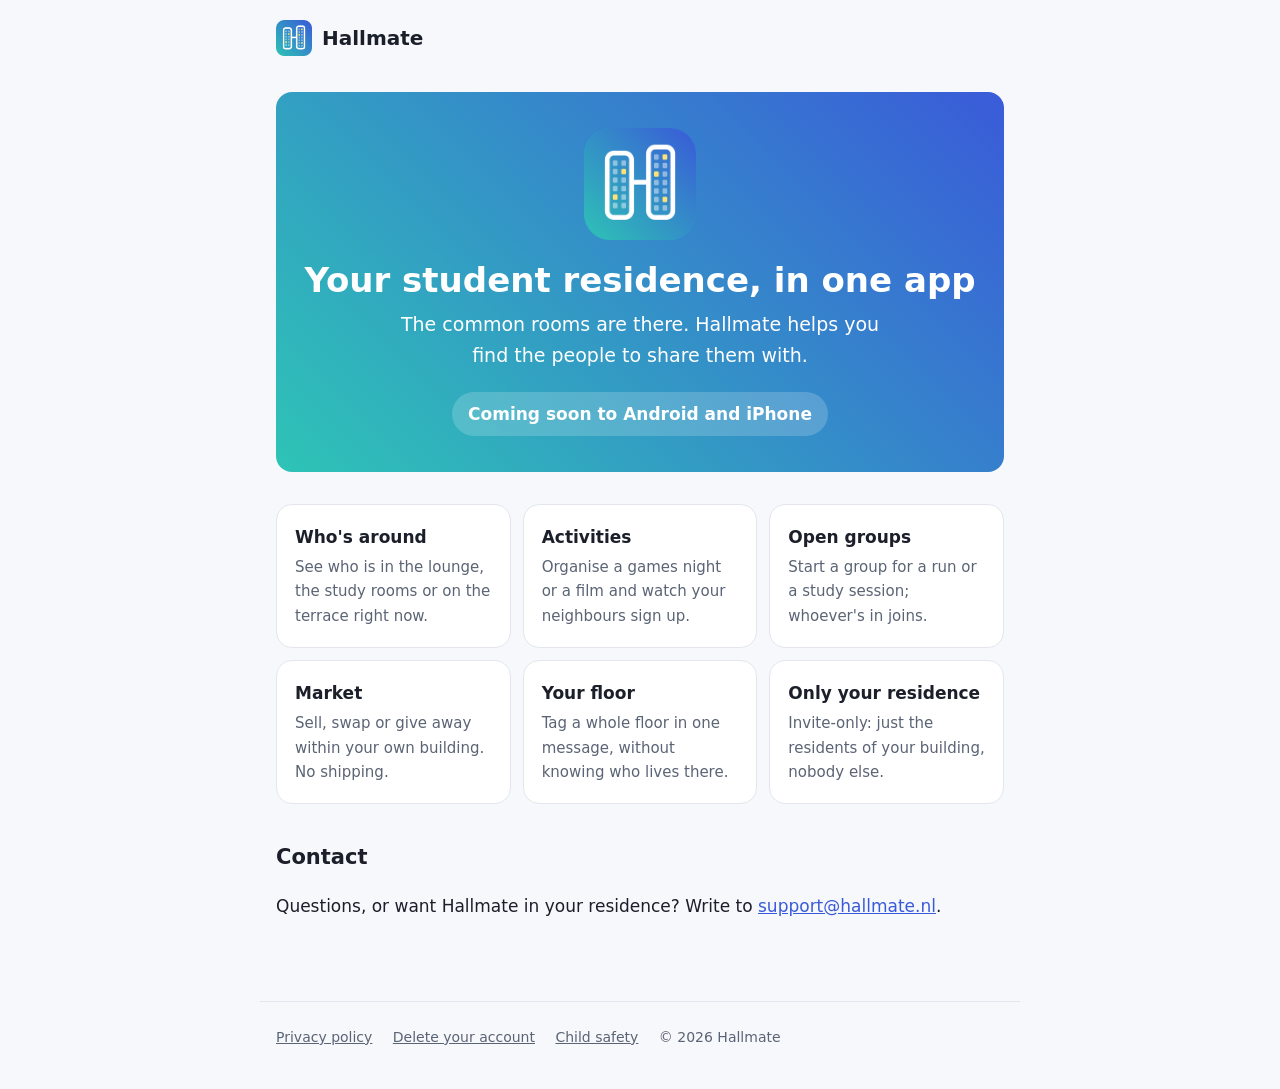
<file: index.html>
<!doctype html>
<html lang="en">
<head>
  <meta charset="utf-8">
  <meta name="viewport" content="width=device-width, initial-scale=1">
  <title>Hallmate — your student residence, in one app</title>
  <meta name="description" content="Hallmate connects the people who live in the same student residence: see who's around, organise activities, open groups, a market between neighbours.">
  <link rel="icon" href="favicon.png">
  <link rel="stylesheet" href="style.css">
</head>
<body>
  <header class="top">
    <a class="brand" href="./"><img src="logo.png" alt="">Hallmate</a>
  </header>
  <main>
    <section class="hero">
      <img src="logo.png" alt="Hallmate logo">
      <h1>Your student residence, in one app</h1>
      <p>The common rooms are there. Hallmate helps you find the people to share them with.</p>
      <span class="soon">Coming soon to Android and iPhone</span>
    </section>

    <div class="cards">
      <div class="card"><h3>Who's around</h3><p>See who is in the lounge, the study rooms or on the terrace right now.</p></div>
      <div class="card"><h3>Activities</h3><p>Organise a games night or a film and watch your neighbours sign up.</p></div>
      <div class="card"><h3>Open groups</h3><p>Start a group for a run or a study session; whoever's in joins.</p></div>
      <div class="card"><h3>Market</h3><p>Sell, swap or give away within your own building. No shipping.</p></div>
      <div class="card"><h3>Your floor</h3><p>Tag a whole floor in one message, without knowing who lives there.</p></div>
      <div class="card"><h3>Only your residence</h3><p>Invite-only: just the residents of your building, nobody else.</p></div>
    </div>

    <h2>Contact</h2>
    <p>Questions, or want Hallmate in your residence? Write to <a href="mailto:support@hallmate.nl">support@hallmate.nl</a>.</p>
  </main>
  <footer>
    <a href="privacy.html">Privacy policy</a>
    <a href="delete-account.html">Delete your account</a>
    <a href="child-safety.html">Child safety</a>
    <span>© 2026 Hallmate</span>
  </footer>
</body>
</html>
</file>
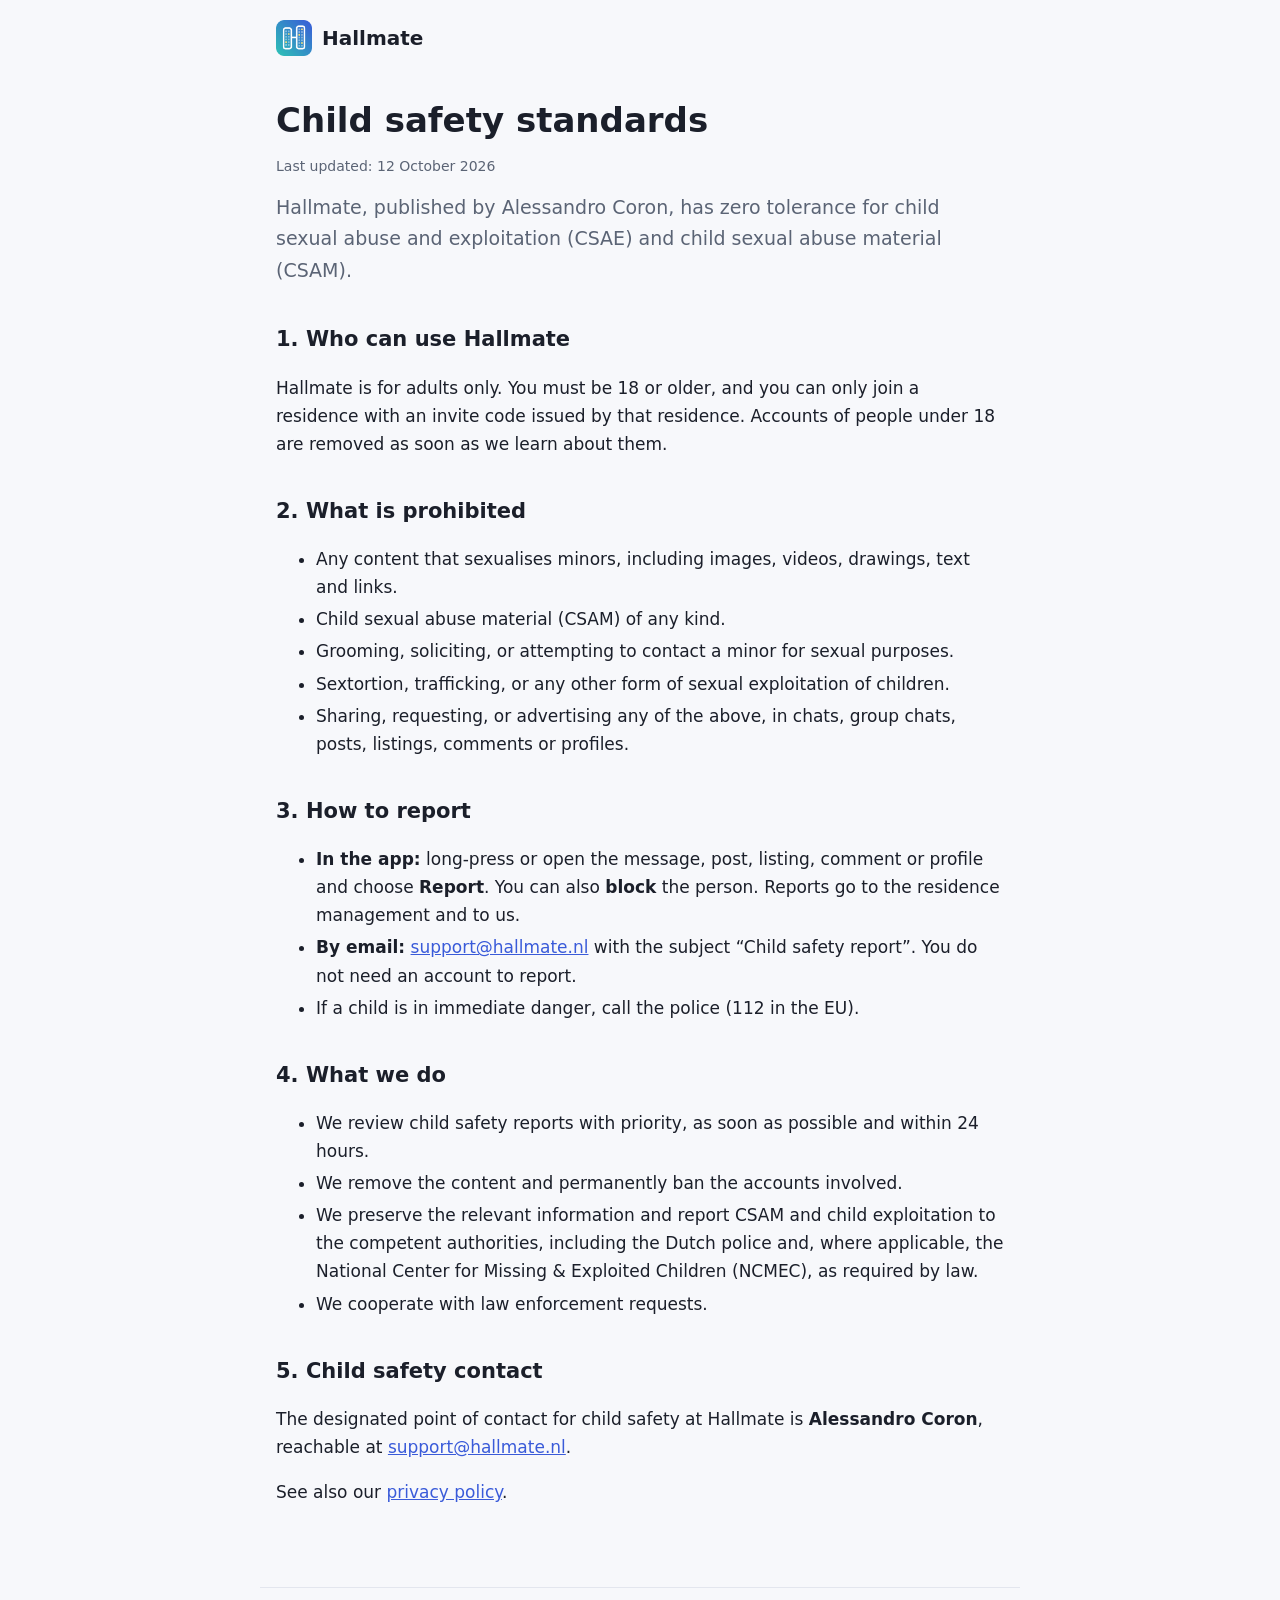
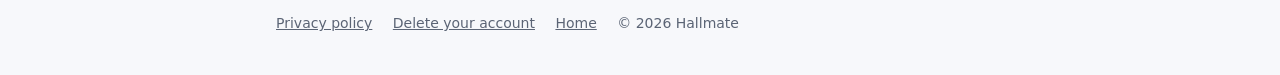
<file: child-safety.html>
<!doctype html>
<html lang="en">
<head>
  <meta charset="utf-8">
  <meta name="viewport" content="width=device-width, initial-scale=1">
  <title>Hallmate child safety standards</title>
  <meta name="description" content="Hallmate's standards against child sexual abuse and exploitation (CSAE), how to report it and who to contact.">
  <link rel="icon" href="favicon.png">
  <link rel="stylesheet" href="style.css">
</head>
<body>
  <header class="top">
    <a class="brand" href="./"><img src="logo.png" alt="">Hallmate</a>
  </header>
  <main>
    <h1>Child safety standards</h1>
    <p class="updated">Last updated: 12 October 2026</p>
    <p class="lead">Hallmate, published by Alessandro Coron, has zero tolerance for child sexual abuse and exploitation (CSAE) and child sexual abuse material (CSAM).</p>

    <h2>1. Who can use Hallmate</h2>
    <p>Hallmate is for adults only. You must be 18 or older, and you can only join a residence with an invite code issued by that residence. Accounts of people under 18 are removed as soon as we learn about them.</p>

    <h2>2. What is prohibited</h2>
    <ul>
      <li>Any content that sexualises minors, including images, videos, drawings, text and links.</li>
      <li>Child sexual abuse material (CSAM) of any kind.</li>
      <li>Grooming, soliciting, or attempting to contact a minor for sexual purposes.</li>
      <li>Sextortion, trafficking, or any other form of sexual exploitation of children.</li>
      <li>Sharing, requesting, or advertising any of the above, in chats, group chats, posts, listings, comments or profiles.</li>
    </ul>

    <h2>3. How to report</h2>
    <ul>
      <li><strong>In the app:</strong> long-press or open the message, post, listing, comment or profile and choose <strong>Report</strong>. You can also <strong>block</strong> the person. Reports go to the residence management and to us.</li>
      <li><strong>By email:</strong> <a href="mailto:support@hallmate.nl?subject=Child%20safety%20report">support@hallmate.nl</a> with the subject “Child safety report”. You do not need an account to report.</li>
      <li>If a child is in immediate danger, call the police (112 in the EU).</li>
    </ul>

    <h2>4. What we do</h2>
    <ul>
      <li>We review child safety reports with priority, as soon as possible and within 24 hours.</li>
      <li>We remove the content and permanently ban the accounts involved.</li>
      <li>We preserve the relevant information and report CSAM and child exploitation to the competent authorities, including the Dutch police and, where applicable, the National Center for Missing &amp; Exploited Children (NCMEC), as required by law.</li>
      <li>We cooperate with law enforcement requests.</li>
    </ul>

    <h2>5. Child safety contact</h2>
    <p>The designated point of contact for child safety at Hallmate is <strong>Alessandro Coron</strong>, reachable at <a href="mailto:support@hallmate.nl">support@hallmate.nl</a>.</p>

    <p>See also our <a href="privacy.html">privacy policy</a>.</p>
  </main>
  <footer>
    <a href="privacy.html">Privacy policy</a>
    <a href="delete-account.html">Delete your account</a>
    <a href="./">Home</a>
    <span>© 2026 Hallmate</span>
  </footer>
</body>
</html>
</file>
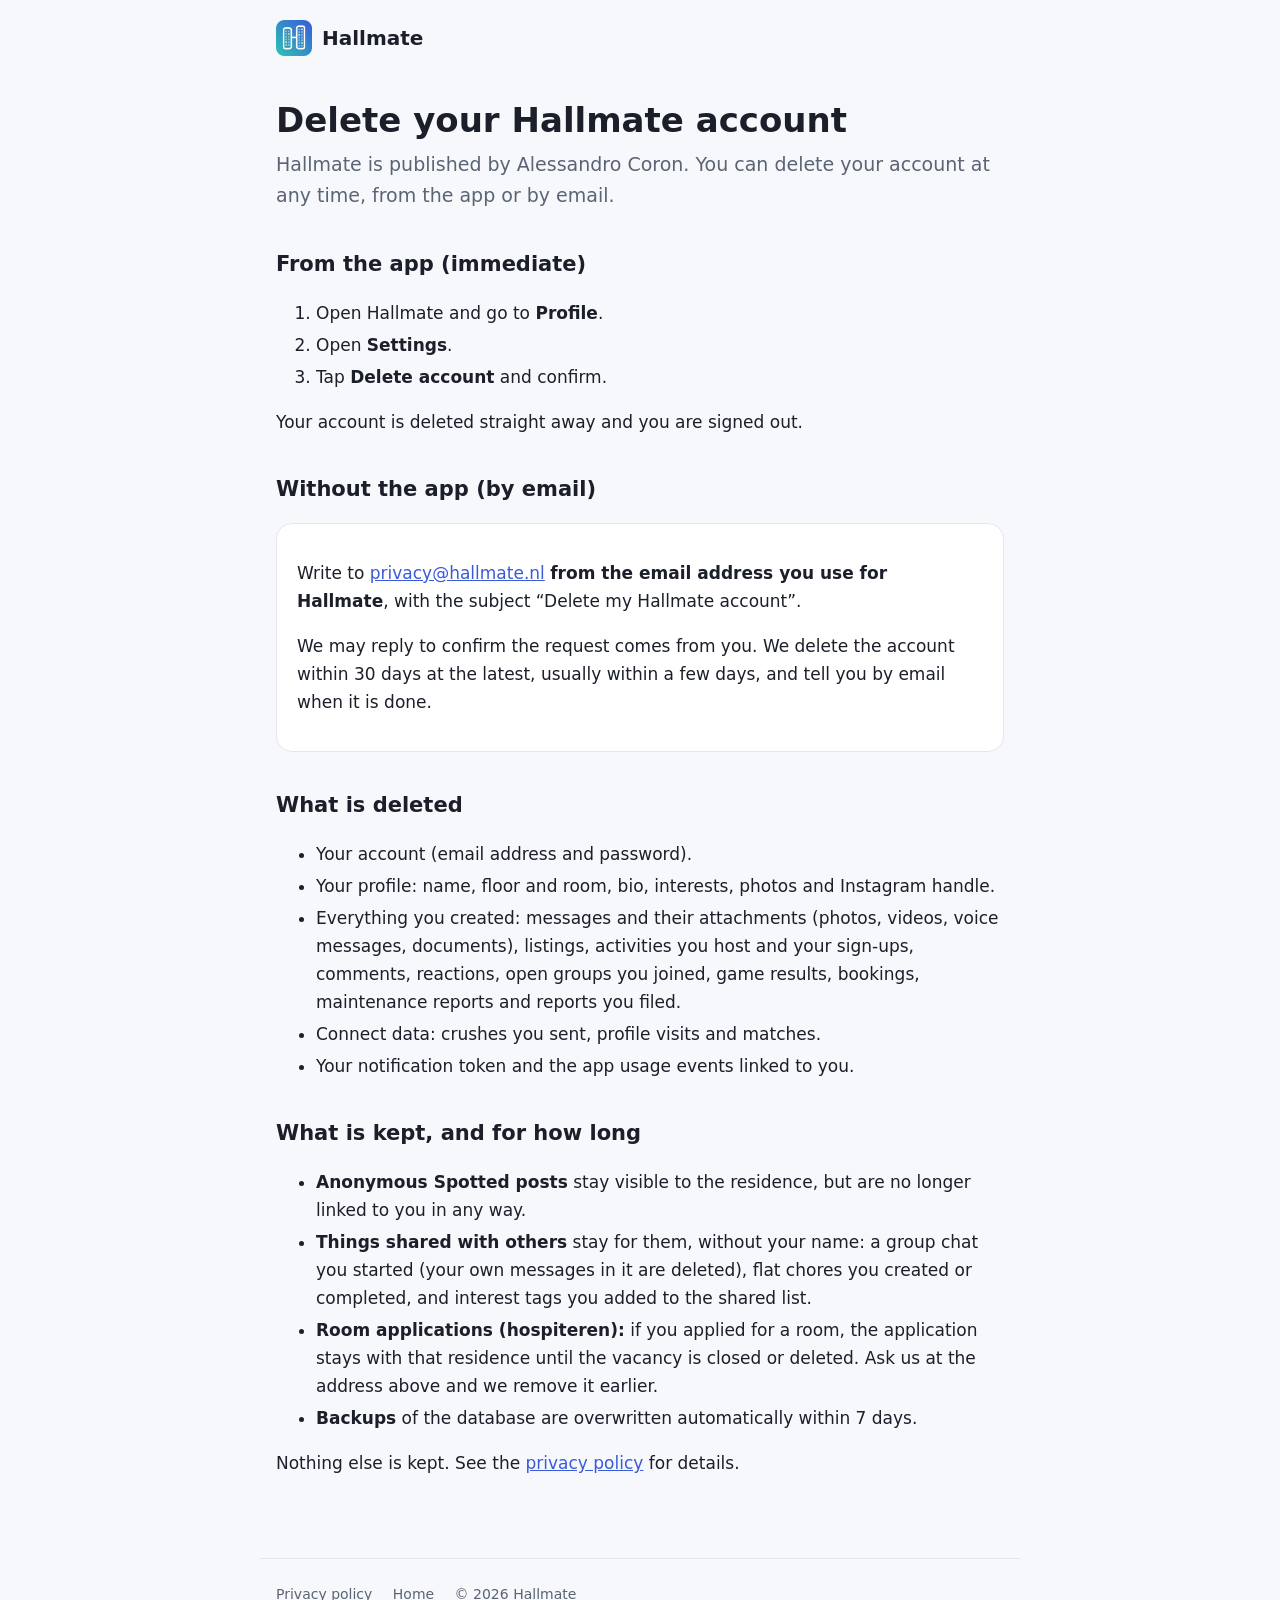
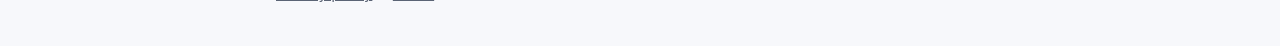
<file: delete-account.html>
<!doctype html>
<html lang="en">
<head>
  <meta charset="utf-8">
  <meta name="viewport" content="width=device-width, initial-scale=1">
  <title>Delete your Hallmate account</title>
  <meta name="description" content="How to delete your Hallmate account and what happens to your data.">
  <link rel="icon" href="favicon.png">
  <link rel="stylesheet" href="style.css">
</head>
<body>
  <header class="top">
    <a class="brand" href="./"><img src="logo.png" alt="">Hallmate</a>
  </header>
  <main>
    <h1>Delete your Hallmate account</h1>
    <p class="lead">Hallmate is published by Alessandro Coron. You can delete your account at any time, from the app or by email.</p>

    <h2>From the app (immediate)</h2>
    <ol class="steps">
      <li>Open Hallmate and go to <strong>Profile</strong>.</li>
      <li>Open <strong>Settings</strong>.</li>
      <li>Tap <strong>Delete account</strong> and confirm.</li>
    </ol>
    <p>Your account is deleted straight away and you are signed out.</p>

    <h2>Without the app (by email)</h2>
    <div class="box">
      <p>Write to <a href="mailto:privacy@hallmate.nl?subject=Delete%20my%20Hallmate%20account">privacy@hallmate.nl</a> <strong>from the email address you use for Hallmate</strong>, with the subject “Delete my Hallmate account”.</p>
      <p>We may reply to confirm the request comes from you. We delete the account within 30 days at the latest, usually within a few days, and tell you by email when it is done.</p>
    </div>

    <h2>What is deleted</h2>
    <ul>
      <li>Your account (email address and password).</li>
      <li>Your profile: name, floor and room, bio, interests, photos and Instagram handle.</li>
      <li>Everything you created: messages and their attachments (photos, videos, voice messages, documents), listings, activities you host and your sign-ups, comments, reactions, open groups you joined, game results, bookings, maintenance reports and reports you filed.</li>
      <li>Connect data: crushes you sent, profile visits and matches.</li>
      <li>Your notification token and the app usage events linked to you.</li>
    </ul>

    <h2>What is kept, and for how long</h2>
    <ul>
      <li><strong>Anonymous Spotted posts</strong> stay visible to the residence, but are no longer linked to you in any way.</li>
      <li><strong>Things shared with others</strong> stay for them, without your name: a group chat you started (your own messages in it are deleted), flat chores you created or completed, and interest tags you added to the shared list.</li>
      <li><strong>Room applications (hospiteren):</strong> if you applied for a room, the application stays with that residence until the vacancy is closed or deleted. Ask us at the address above and we remove it earlier.</li>
      <li><strong>Backups</strong> of the database are overwritten automatically within 7 days.</li>
    </ul>
    <p>Nothing else is kept. See the <a href="privacy.html">privacy policy</a> for details.</p>
  </main>
  <footer>
    <a href="privacy.html">Privacy policy</a>
    <a href="./">Home</a>
    <span>© 2026 Hallmate</span>
  </footer>
</body>
</html>
</file>
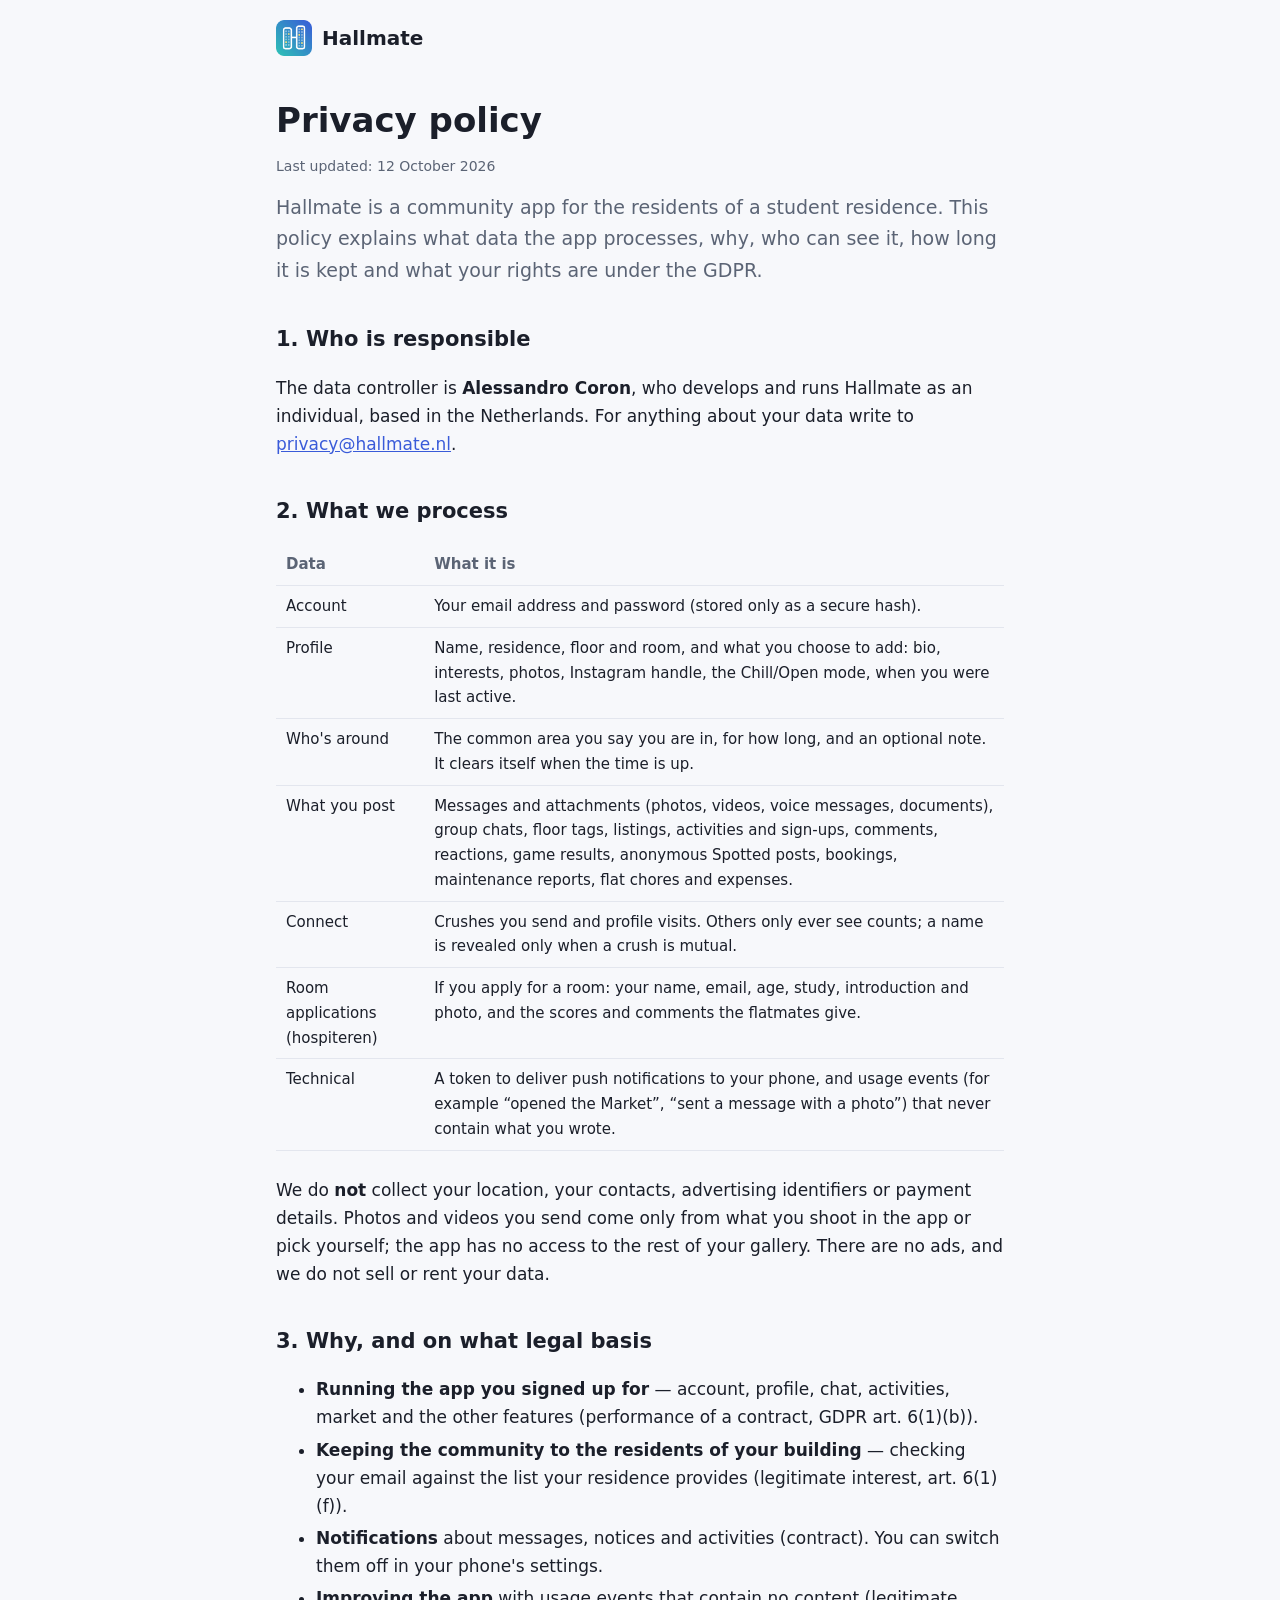
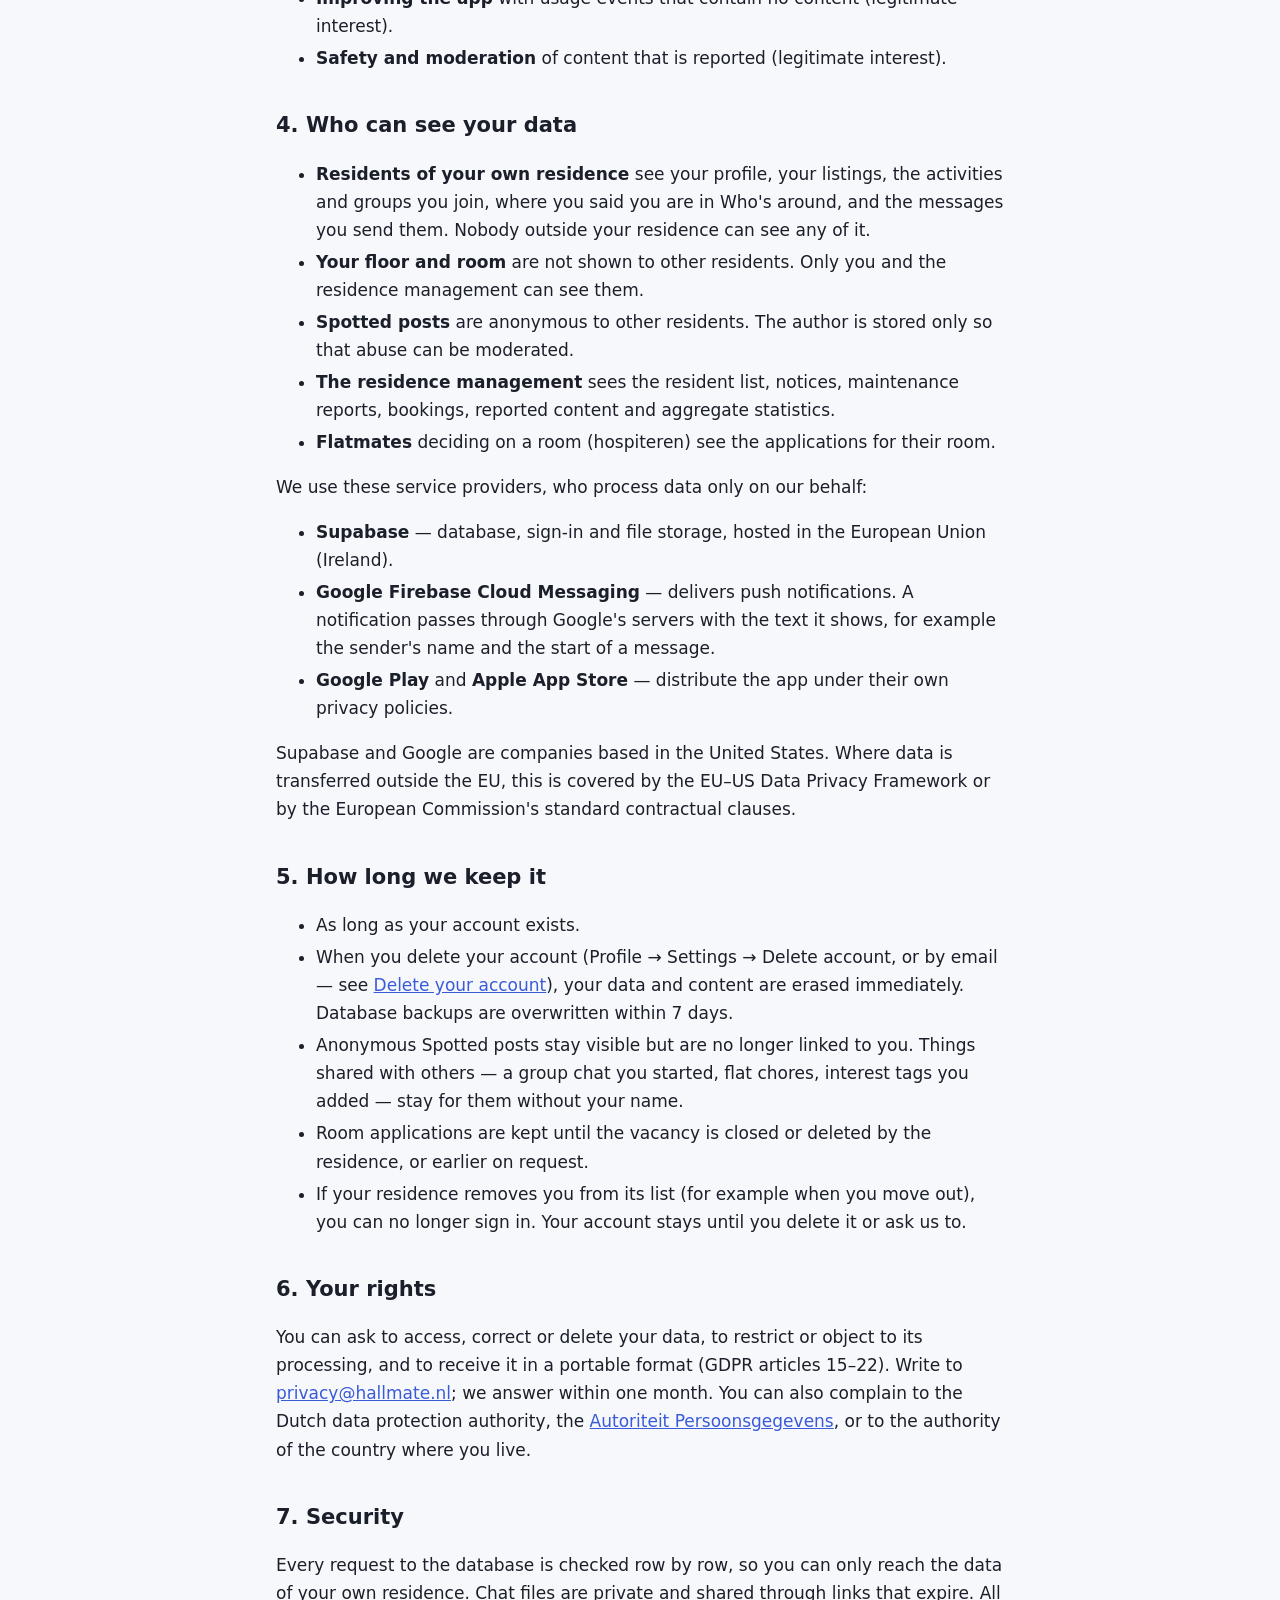
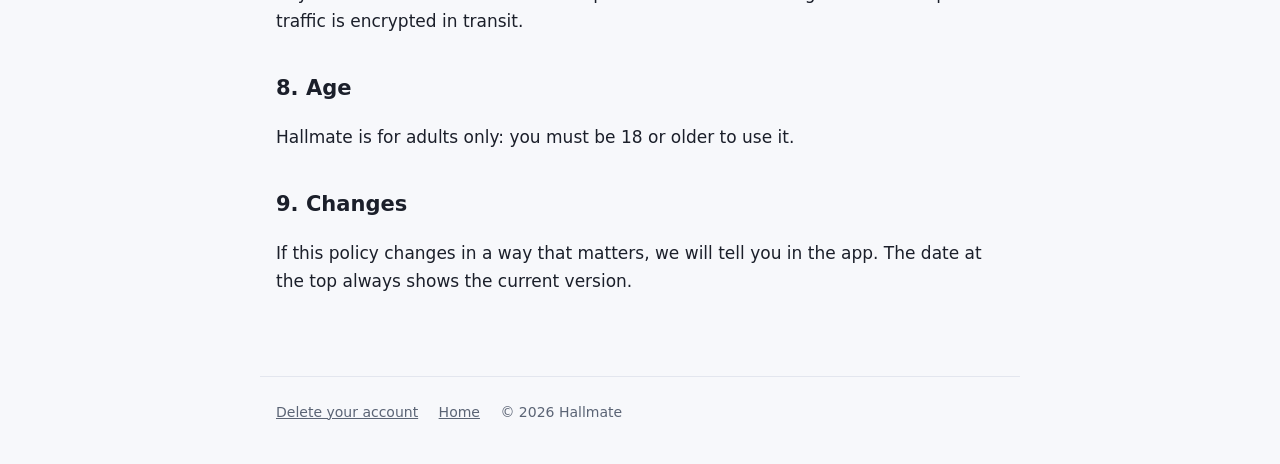
<file: privacy.html>
<!doctype html>
<html lang="en">
<head>
  <meta charset="utf-8">
  <meta name="viewport" content="width=device-width, initial-scale=1">
  <title>Hallmate privacy policy</title>
  <meta name="description" content="What Hallmate does with your data, who sees it, how long it is kept and your rights.">
  <link rel="icon" href="favicon.png">
  <link rel="stylesheet" href="style.css">
</head>
<body>
  <header class="top">
    <a class="brand" href="./"><img src="logo.png" alt="">Hallmate</a>
  </header>
  <main>
    <h1>Privacy policy</h1>
    <p class="updated">Last updated: 12 October 2026</p>
    <p class="lead">Hallmate is a community app for the residents of a student residence. This policy explains what data the app processes, why, who can see it, how long it is kept and what your rights are under the GDPR.</p>

    <h2>1. Who is responsible</h2>
    <p>The data controller is <strong>Alessandro Coron</strong>, who develops and runs Hallmate as an individual, based in the Netherlands. For anything about your data write to <a href="mailto:privacy@hallmate.nl">privacy@hallmate.nl</a>.</p>

    <h2>2. What we process</h2>
    <div class="table-wrap">
    <table>
      <tr><th>Data</th><th>What it is</th></tr>
      <tr><td>Account</td><td>Your email address and password (stored only as a secure hash).</td></tr>
      <tr><td>Profile</td><td>Name, residence, floor and room, and what you choose to add: bio, interests, photos, Instagram handle, the Chill/Open mode, when you were last active.</td></tr>
      <tr><td>Who's around</td><td>The common area you say you are in, for how long, and an optional note. It clears itself when the time is up.</td></tr>
      <tr><td>What you post</td><td>Messages and attachments (photos, videos, voice messages, documents), group chats, floor tags, listings, activities and sign-ups, comments, reactions, game results, anonymous Spotted posts, bookings, maintenance reports, flat chores and expenses.</td></tr>
      <tr><td>Connect</td><td>Crushes you send and profile visits. Others only ever see counts; a name is revealed only when a crush is mutual.</td></tr>
      <tr><td>Room applications (hospiteren)</td><td>If you apply for a room: your name, email, age, study, introduction and photo, and the scores and comments the flatmates give.</td></tr>
      <tr><td>Technical</td><td>A token to deliver push notifications to your phone, and usage events (for example “opened the Market”, “sent a message with a photo”) that never contain what you wrote.</td></tr>
    </table>
    </div>
    <p>We do <strong>not</strong> collect your location, your contacts, advertising identifiers or payment details. Photos and videos you send come only from what you shoot in the app or pick yourself; the app has no access to the rest of your gallery. There are no ads, and we do not sell or rent your data.</p>

    <h2>3. Why, and on what legal basis</h2>
    <ul>
      <li><strong>Running the app you signed up for</strong> — account, profile, chat, activities, market and the other features (performance of a contract, GDPR art. 6(1)(b)).</li>
      <li><strong>Keeping the community to the residents of your building</strong> — checking your email against the list your residence provides (legitimate interest, art. 6(1)(f)).</li>
      <li><strong>Notifications</strong> about messages, notices and activities (contract). You can switch them off in your phone's settings.</li>
      <li><strong>Improving the app</strong> with usage events that contain no content (legitimate interest).</li>
      <li><strong>Safety and moderation</strong> of content that is reported (legitimate interest).</li>
    </ul>

    <h2>4. Who can see your data</h2>
    <ul>
      <li><strong>Residents of your own residence</strong> see your profile, your listings, the activities and groups you join, where you said you are in Who's around, and the messages you send them. Nobody outside your residence can see any of it.</li>
      <li><strong>Your floor and room</strong> are not shown to other residents. Only you and the residence management can see them.</li>
      <li><strong>Spotted posts</strong> are anonymous to other residents. The author is stored only so that abuse can be moderated.</li>
      <li><strong>The residence management</strong> sees the resident list, notices, maintenance reports, bookings, reported content and aggregate statistics.</li>
      <li><strong>Flatmates</strong> deciding on a room (hospiteren) see the applications for their room.</li>
    </ul>
    <p>We use these service providers, who process data only on our behalf:</p>
    <ul>
      <li><strong>Supabase</strong> — database, sign-in and file storage, hosted in the European Union (Ireland).</li>
      <li><strong>Google Firebase Cloud Messaging</strong> — delivers push notifications. A notification passes through Google's servers with the text it shows, for example the sender's name and the start of a message.</li>
      <li><strong>Google Play</strong> and <strong>Apple App Store</strong> — distribute the app under their own privacy policies.</li>
    </ul>
    <p>Supabase and Google are companies based in the United States. Where data is transferred outside the EU, this is covered by the EU–US Data Privacy Framework or by the European Commission's standard contractual clauses.</p>

    <h2>5. How long we keep it</h2>
    <ul>
      <li>As long as your account exists.</li>
      <li>When you delete your account (Profile → Settings → Delete account, or by email — see <a href="delete-account.html">Delete your account</a>), your data and content are erased immediately. Database backups are overwritten within 7 days.</li>
      <li>Anonymous Spotted posts stay visible but are no longer linked to you. Things shared with others — a group chat you started, flat chores, interest tags you added — stay for them without your name.</li>
      <li>Room applications are kept until the vacancy is closed or deleted by the residence, or earlier on request.</li>
      <li>If your residence removes you from its list (for example when you move out), you can no longer sign in. Your account stays until you delete it or ask us to.</li>
    </ul>

    <h2>6. Your rights</h2>
    <p>You can ask to access, correct or delete your data, to restrict or object to its processing, and to receive it in a portable format (GDPR articles 15–22). Write to <a href="mailto:privacy@hallmate.nl">privacy@hallmate.nl</a>; we answer within one month. You can also complain to the Dutch data protection authority, the <a href="https://autoriteitpersoonsgegevens.nl">Autoriteit Persoonsgegevens</a>, or to the authority of the country where you live.</p>

    <h2>7. Security</h2>
    <p>Every request to the database is checked row by row, so you can only reach the data of your own residence. Chat files are private and shared through links that expire. All traffic is encrypted in transit.</p>

    <h2>8. Age</h2>
    <p>Hallmate is for adults only: you must be 18 or older to use it.</p>

    <h2>9. Changes</h2>
    <p>If this policy changes in a way that matters, we will tell you in the app. The date at the top always shows the current version.</p>
  </main>
  <footer>
    <a href="delete-account.html">Delete your account</a>
    <a href="./">Home</a>
    <span>© 2026 Hallmate</span>
  </footer>
</body>
</html>
</file>
<file: style.css>
:root {
  --bg: #f7f8fb;
  --surface: #ffffff;
  --text: #1b1f2a;
  --muted: #5b6475;
  --line: #e3e6ee;
  --teal: #2ec4b6;
  --blue: #3a5bd9;
  --accent: #3a5bd9;
  --lit: #b88a00;
  --radius: 16px;
  color-scheme: light;
}

@media (prefers-color-scheme: dark) {
  :root {
    --bg: #11141c;
    --surface: #1a1e29;
    --text: #eef1f7;
    --muted: #a3abbd;
    --line: #2a3040;
    --accent: #7f98ff;
    --lit: #ffe27a;
    color-scheme: dark;
  }
}

* { box-sizing: border-box; }

body {
  margin: 0;
  background: var(--bg);
  color: var(--text);
  font: 17px/1.65 system-ui, -apple-system, "Segoe UI", Roboto, sans-serif;
}

a { color: var(--accent); }

header.top {
  max-width: 760px;
  margin: 0 auto;
  padding: 20px 16px;
  display: flex;
  align-items: center;
  gap: 12px;
}

header.top a.brand {
  display: flex;
  align-items: center;
  gap: 10px;
  color: var(--text);
  text-decoration: none;
  font-weight: 700;
  font-size: 20px;
}

header.top img { width: 36px; height: 36px; }

main {
  max-width: 760px;
  margin: 0 auto;
  padding: 0 16px 64px;
}

h1 { font-size: 34px; line-height: 1.2; margin: 24px 0 8px; }
h2 { font-size: 21px; margin: 36px 0 8px; }
p.lead { font-size: 19px; color: var(--muted); margin-top: 0; }
.updated { color: var(--muted); font-size: 14px; }

.hero {
  margin: 16px 0 32px;
  padding: 36px 24px;
  border-radius: var(--radius);
  background: linear-gradient(45deg, var(--teal), var(--blue));
  color: #fff;
  text-align: center;
}
.hero img { width: 112px; height: 112px; }
.hero h1 { margin-top: 12px; }
.hero p { margin: 0 auto; max-width: 520px; font-size: 19px; }
.hero .soon {
  display: inline-block;
  margin-top: 20px;
  padding: 8px 16px;
  border-radius: 999px;
  background: rgba(255, 255, 255, 0.18);
  font-weight: 600;
}

.cards {
  display: grid;
  grid-template-columns: repeat(auto-fit, minmax(210px, 1fr));
  gap: 12px;
}
.card {
  background: var(--surface);
  border: 1px solid var(--line);
  border-radius: var(--radius);
  padding: 18px;
}
.card h3 { margin: 0 0 4px; font-size: 17px; }
.card p { margin: 0; color: var(--muted); font-size: 15px; }

.box {
  background: var(--surface);
  border: 1px solid var(--line);
  border-radius: var(--radius);
  padding: 18px 20px;
  margin: 16px 0;
}

ol.steps li, ul li { margin: 4px 0; }

table {
  width: 100%;
  border-collapse: collapse;
  font-size: 15px;
  margin: 8px 0;
}
th, td {
  text-align: left;
  vertical-align: top;
  padding: 8px 10px;
  border-bottom: 1px solid var(--line);
}
th { color: var(--muted); font-weight: 600; }
.table-wrap { overflow-x: auto; }

footer {
  max-width: 760px;
  margin: 0 auto;
  padding: 24px 16px 40px;
  color: var(--muted);
  font-size: 14px;
  border-top: 1px solid var(--line);
}
footer a { color: var(--muted); margin-right: 16px; }
</file>
